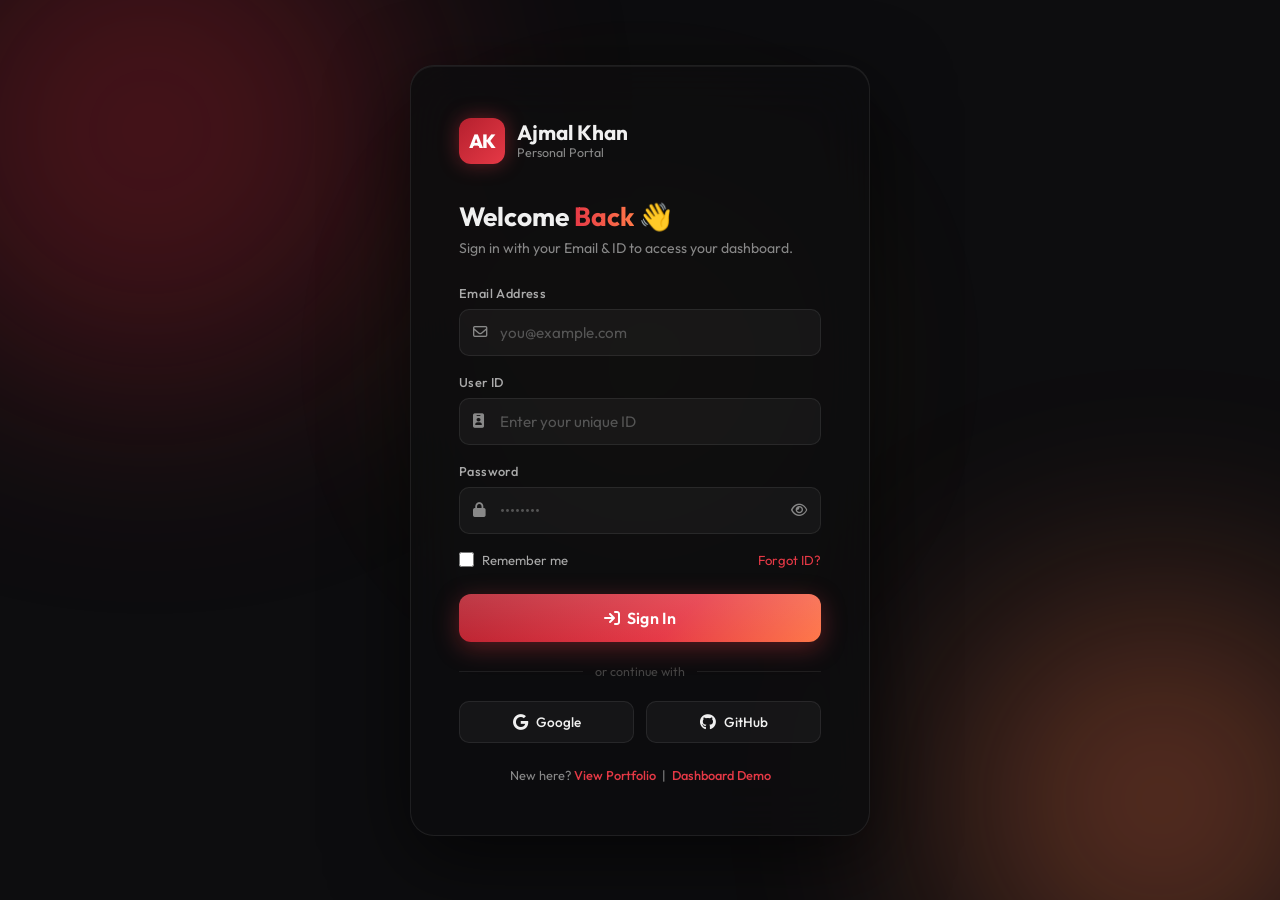
<file: Index.html>
<!DOCTYPE html>
<html lang="en">

<head>
  <meta charset="UTF-8">
  <meta name="viewport" content="width=device-width, initial-scale=1.0">
  <title>Login – Ajmal Khan Portal</title>
  <meta name="description" content="Secure login portal for Ajmal Khan's personal dashboard and profile.">
  <link
    href="https://fonts.googleapis.com/css2?family=Outfit:wght@300;400;500;600;700;800&family=Inter:wght@300;400;500;600;700&display=swap"
    rel="stylesheet">
  <link rel="stylesheet" href="https://cdnjs.cloudflare.com/ajax/libs/font-awesome/6.4.0/css/all.min.css">
  <style>
    *,
    *::before,
    *::after {
      box-sizing: border-box;
      margin: 0;
      padding: 0;
    }

    :root {
      --red: #e63946;
      --red-dark: #b5202e;
      --orange: #ff7849;
      --gold: #f4c43a;
      --bg: #0d0d0f;
      --bg-card: rgba(255, 255, 255, 0.04);
      --border: rgba(255, 255, 255, 0.08);
      --text: #f0f0f0;
      --muted: #888;
      --radius: 16px;
    }

    body {
      font-family: 'Outfit', sans-serif;
      background: var(--bg);
      color: var(--text);
      min-height: 100vh;
      display: flex;
      align-items: center;
      justify-content: center;
      overflow: hidden;
      position: relative;
    }

    /* ── Animated background glows ── */
    .glow {
      position: fixed;
      border-radius: 50%;
      filter: blur(120px);
      opacity: .35;
      pointer-events: none;
      animation: drift 12s ease-in-out infinite alternate;
    }

    .glow-1 {
      width: 500px;
      height: 500px;
      background: var(--red-dark);
      top: -120px;
      left: -100px;
      animation-delay: 0s;
    }

    .glow-2 {
      width: 400px;
      height: 400px;
      background: var(--orange);
      bottom: -100px;
      right: -80px;
      animation-delay: -4s;
    }

    .glow-3 {
      width: 300px;
      height: 300px;
      background: var(--gold);
      top: 40%;
      left: 50%;
      transform: translate(-50%, -50%);
      opacity: .15;
      animation-delay: -8s;
    }

    @keyframes drift {
      from {
        transform: translate(0, 0) scale(1);
      }

      to {
        transform: translate(30px, 20px) scale(1.05);
      }
    }

    /* ── Floating particles ── */
    .particles {
      position: fixed;
      inset: 0;
      pointer-events: none;
      overflow: hidden;
    }

    .particle {
      position: absolute;
      width: 3px;
      height: 3px;
      background: var(--red);
      border-radius: 50%;
      opacity: 0;
      animation: float-up linear infinite;
    }

    @keyframes float-up {
      0% {
        opacity: 0;
        transform: translateY(0) scale(0);
      }

      10% {
        opacity: .7;
      }

      90% {
        opacity: .3;
      }

      100% {
        opacity: 0;
        transform: translateY(-100vh) scale(1.5);
      }
    }

    /* ── Card ── */
    .login-card {
      position: relative;
      z-index: 10;
      background: rgba(13, 13, 15, .85);
      border: 1px solid var(--border);
      border-radius: 24px;
      padding: 52px 48px;
      width: 100%;
      max-width: 460px;
      backdrop-filter: blur(28px);
      -webkit-backdrop-filter: blur(28px);
      box-shadow: 0 24px 80px rgba(0, 0, 0, .6), inset 0 1px 0 rgba(255, 255, 255, .06);
      animation: card-in .7s cubic-bezier(.16, 1, .3, 1) both;
    }

    @keyframes card-in {
      from {
        opacity: 0;
        transform: translateY(40px) scale(.96);
      }

      to {
        opacity: 1;
        transform: translateY(0) scale(1);
      }
    }

    /* ── Brand ── */
    .brand {
      display: flex;
      align-items: center;
      gap: 12px;
      margin-bottom: 36px;
    }

    .brand-logo {
      width: 46px;
      height: 46px;
      background: linear-gradient(135deg, var(--red-dark), var(--red));
      border-radius: 12px;
      display: flex;
      align-items: center;
      justify-content: center;
      font-size: 1.2rem;
      font-weight: 800;
      letter-spacing: -1px;
      color: #fff;
      box-shadow: 0 0 20px rgba(230, 57, 70, .4);
    }

    .brand-text h1 {
      font-size: 1.3rem;
      font-weight: 700;
      line-height: 1.1;
    }

    .brand-text p {
      font-size: .78rem;
      color: var(--muted);
      margin-top: 2px;
    }

    /* ── Heading ── */
    .card-heading {
      margin-bottom: 28px;
    }

    .card-heading h2 {
      font-size: 1.65rem;
      font-weight: 700;
    }

    .card-heading h2 span {
      background: linear-gradient(90deg, var(--red), var(--orange));
      -webkit-background-clip: text;
      -webkit-text-fill-color: transparent;
    }

    .card-heading p {
      color: var(--muted);
      font-size: .88rem;
      margin-top: 6px;
    }

    /* ── Form ── */
    .form-group {
      margin-bottom: 18px;
    }

    .form-group label {
      display: block;
      font-size: .8rem;
      font-weight: 500;
      color: #aaa;
      margin-bottom: 8px;
      letter-spacing: .4px;
    }

    .input-wrap {
      position: relative;
      display: flex;
      align-items: center;
    }

    .input-wrap .icon {
      position: absolute;
      left: 14px;
      color: var(--muted);
      font-size: .9rem;
      transition: color .25s;
      pointer-events: none;
    }

    .input-wrap input {
      width: 100%;
      background: rgba(255, 255, 255, .04);
      border: 1px solid var(--border);
      border-radius: 10px;
      padding: 13px 14px 13px 40px;
      font-size: .95rem;
      font-family: 'Outfit', sans-serif;
      color: var(--text);
      outline: none;
      transition: border-color .25s, box-shadow .25s, background .25s;
    }

    .input-wrap input::placeholder {
      color: #555;
    }

    .input-wrap input:focus {
      border-color: var(--red);
      background: rgba(230, 57, 70, .06);
      box-shadow: 0 0 0 3px rgba(230, 57, 70, .15);
    }

    .input-wrap input:focus+.icon,
    .input-wrap:focus-within .icon {
      color: var(--red);
    }

    /* toggle eye */
    .toggle-pw {
      position: absolute;
      right: 14px;
      background: none;
      border: none;
      color: var(--muted);
      cursor: pointer;
      font-size: .9rem;
      transition: color .25s;
    }

    .toggle-pw:hover {
      color: var(--text);
    }

    /* remember row */
    .row-extras {
      display: flex;
      align-items: center;
      justify-content: space-between;
      margin-bottom: 26px;
      font-size: .82rem;
    }

    .checkbox-label {
      display: flex;
      align-items: center;
      gap: 8px;
      color: #aaa;
      cursor: pointer;
      user-select: none;
    }

    .checkbox-label input[type="checkbox"] {
      accent-color: var(--red);
      width: 15px;
      height: 15px;
      cursor: pointer;
    }

    .forgot-link {
      color: var(--red);
      text-decoration: none;
      transition: opacity .2s;
    }

    .forgot-link:hover {
      opacity: .75;
    }

    /* ── Login button ── */
    .btn-login {
      width: 100%;
      padding: 14px;
      background: linear-gradient(135deg, var(--red-dark), var(--red) 60%, var(--orange));
      border: none;
      border-radius: 12px;
      color: #fff;
      font-size: 1rem;
      font-weight: 600;
      font-family: 'Outfit', sans-serif;
      cursor: pointer;
      letter-spacing: .3px;
      position: relative;
      overflow: hidden;
      transition: transform .2s, box-shadow .2s;
      box-shadow: 0 6px 24px rgba(230, 57, 70, .35);
    }

    .btn-login::after {
      content: '';
      position: absolute;
      inset: 0;
      background: linear-gradient(180deg, rgba(255, 255, 255, .12) 0%, transparent 100%);
      pointer-events: none;
    }

    .btn-login:hover {
      transform: translateY(-2px);
      box-shadow: 0 10px 32px rgba(230, 57, 70, .5);
    }

    .btn-login:active {
      transform: translateY(0);
    }

    /* ── Divider ── */
    .divider {
      display: flex;
      align-items: center;
      gap: 12px;
      margin: 22px 0;
      color: #444;
      font-size: .78rem;
    }

    .divider::before,
    .divider::after {
      content: '';
      flex: 1;
      height: 1px;
      background: var(--border);
    }

    /* ── Social logins ── */
    .social-row {
      display: flex;
      gap: 12px;
    }

    .btn-social {
      flex: 1;
      padding: 11px;
      background: rgba(255, 255, 255, .04);
      border: 1px solid var(--border);
      border-radius: 10px;
      color: var(--text);
      font-size: .85rem;
      font-weight: 500;
      font-family: 'Outfit', sans-serif;
      cursor: pointer;
      display: flex;
      align-items: center;
      justify-content: center;
      gap: 8px;
      transition: background .2s, border-color .2s;
    }

    .btn-social:hover {
      background: rgba(255, 255, 255, .08);
      border-color: rgba(255, 255, 255, .18);
    }

    .btn-social i {
      font-size: 1rem;
    }

    /* ── Error shake ── */
    .error-msg {
      background: rgba(230, 57, 70, .12);
      border: 1px solid rgba(230, 57, 70, .35);
      border-radius: 10px;
      padding: 11px 14px;
      color: #ff8a93;
      font-size: .83rem;
      margin-bottom: 16px;
      display: none;
      align-items: center;
      gap: 8px;
      animation: shake .4s;
    }

    .error-msg.show {
      display: flex;
    }

    @keyframes shake {

      0%,
      100% {
        transform: translateX(0);
      }

      20%,
      60% {
        transform: translateX(-8px);
      }

      40%,
      80% {
        transform: translateX(8px);
      }
    }

    /* ── Footer note ── */
    .card-footer {
      text-align: center;
      margin-top: 24px;
      font-size: .8rem;
      color: var(--muted);
    }

    .card-footer a {
      color: var(--red);
      text-decoration: none;
      font-weight: 500;
    }

    .card-footer a:hover {
      text-decoration: underline;
    }

    /* ── Responsive ── */
    @media (max-width: 520px) {
      .login-card {
        padding: 36px 24px;
        margin: 16px;
        border-radius: 20px;
      }
    }
  </style>
</head>

<body>

  <!-- Background glows -->
  <div class="glow glow-1"></div>
  <div class="glow glow-2"></div>
  <div class="glow glow-3"></div>

  <!-- Floating particles -->
  <div class="particles" id="particles"></div>

  <!-- Login Card -->
  <div class="login-card" role="main">

    <!-- Brand -->
    <div class="brand">
      <div class="brand-logo">AK</div>
      <div class="brand-text">
        <h1>Ajmal Khan</h1>
        <p>Personal Portal</p>
      </div>
    </div>

    <!-- Heading -->
    <div class="card-heading">
      <h2>Welcome <span>Back</span> 👋</h2>
      <p>Sign in with your Email &amp; ID to access your dashboard.</p>
    </div>

    <!-- Error message -->
    <div class="error-msg" id="errorMsg" role="alert">
      <i class="fa-solid fa-circle-exclamation"></i>
      <span id="errorText">Invalid credentials. Please try again.</span>
    </div>

    <!-- Form -->
    <form id="loginForm" novalidate>
      <div class="form-group">
        <label for="userEmail">Email Address</label>
        <div class="input-wrap">
          <i class="fa-regular fa-envelope icon"></i>
          <input type="email" id="userEmail" name="email" placeholder="you@example.com" autocomplete="email" required>
        </div>
      </div>

      <div class="form-group">
        <label for="userId">User ID</label>
        <div class="input-wrap">
          <i class="fa-solid fa-id-badge icon"></i>
          <input type="text" id="userId" name="userid" placeholder="Enter your unique ID" autocomplete="username"
            required>
        </div>
      </div>

      <div class="form-group">
        <label for="userPass">Password</label>
        <div class="input-wrap">
          <i class="fa-solid fa-lock icon"></i>
          <input type="password" id="userPass" name="password" placeholder="••••••••" autocomplete="current-password"
            required>
          <button type="button" class="toggle-pw" id="togglePw" aria-label="Toggle password visibility">
            <i class="fa-regular fa-eye" id="eyeIcon"></i>
          </button>
        </div>
      </div>

      <div class="row-extras">
        <label class="checkbox-label">
          <input type="checkbox" id="rememberMe">
          Remember me
        </label>
        <a href="#" class="forgot-link">Forgot ID?</a>
      </div>

      <button type="submit" class="btn-login" id="loginBtn">
        <span id="btnText"><i class="fa-solid fa-arrow-right-to-bracket"></i> &nbsp;Sign In</span>
      </button>
    </form>

    <div class="divider">or continue with</div>

    <div class="social-row">
      <button class="btn-social" type="button" id="googleBtn">
        <i class="fa-brands fa-google"></i> Google
      </button>
      <button class="btn-social" type="button" id="githubBtn">
        <i class="fa-brands fa-github"></i> GitHub
      </button>
    </div>

    <div class="card-footer">
      New here? <a href="index.html">View Portfolio</a> &nbsp;|&nbsp; <a href="dashboard.html">Dashboard Demo</a>
    </div>

  </div>

  <script>
    /* ── Particles ── */
    const pContainer = document.getElementById('particles');
    for (let i = 0; i < 28; i++) {
      const p = document.createElement('div');
      p.className = 'particle';
      p.style.cssText = `
        left: ${Math.random() * 100}%;
        bottom: ${Math.random() * -20}%;
        animation-duration: ${8 + Math.random() * 12}s;
        animation-delay: ${Math.random() * 10}s;
        width: ${2 + Math.random() * 3}px;
        height: ${2 + Math.random() * 3}px;
        background: ${['#e63946', '#ff7849', '#f4c43a'][Math.floor(Math.random() * 3)]};
        opacity: 0;
      `;
      pContainer.appendChild(p);
    }

    /* ── Password toggle ── */
    const togglePw = document.getElementById('togglePw');
    const pwInput = document.getElementById('userPass');
    const eyeIcon = document.getElementById('eyeIcon');
    togglePw.addEventListener('click', () => {
      const show = pwInput.type === 'password';
      pwInput.type = show ? 'text' : 'password';
      eyeIcon.className = show ? 'fa-regular fa-eye-slash' : 'fa-regular fa-eye';
    });

    /* ── Demo credentials (for illustration) ── */
    const DEMO = { id: 'AK198114', password: 'any' };

    /* ── Form submit ── */
    const form = document.getElementById('loginForm');
    const errBox = document.getElementById('errorMsg');
    const errText = document.getElementById('errorText');
    const btnText = document.getElementById('btnText');

    function showError(msg) {
      errText.textContent = msg;
      errBox.classList.remove('show');
      void errBox.offsetWidth; // reflow to re-trigger animation
      errBox.classList.add('show');
    }

    form.addEventListener('submit', function (e) {
      e.preventDefault();
      const email = document.getElementById('userEmail').value.trim();
      const uid = document.getElementById('userId').value.trim();
      const pass = document.getElementById('userPass').value;

      if (!email) { showError('Please enter your email address.'); return; }
      if (!uid) { showError('Please enter your User ID.'); return; }
      if (!pass) { showError('Please enter your password.'); return; }

      /* Loading state */
      btnText.innerHTML = '<i class="fa-solid fa-circle-notch fa-spin"></i> &nbsp;Signing in…';

      setTimeout(() => {
        // Strict check for personal details
        if (email === 'AJMALKHAN444444444@GMAIL.COM' && uid === 'AK198114') {
          sessionStorage.setItem('ak_user', JSON.stringify({
            uid,
            email,
            name: 'AK',
            role: 'Lead Graphic Designer',
            location: 'Kerala, Thiruvananthapuram'
          }));
          btnText.innerHTML = '<i class="fa-solid fa-circle-check"></i> &nbsp;Welcome!';
          setTimeout(() => { window.location.href = 'dashboard.html'; }, 600);
        } else {
          btnText.innerHTML = '<i class="fa-solid fa-arrow-right-to-bracket"></i> &nbsp;Sign In';
          showError('Access Denied: Invalid personal credentials.');
        }
      }, 1000);
    });

    /* Social button placeholders */
    document.getElementById('googleBtn').addEventListener('click', () => showError('Google sign-in coming soon!'));
    document.getElementById('githubBtn').addEventListener('click', () => showError('GitHub sign-in coming soon!'));
  </script>

</body>

</html>
</file>
